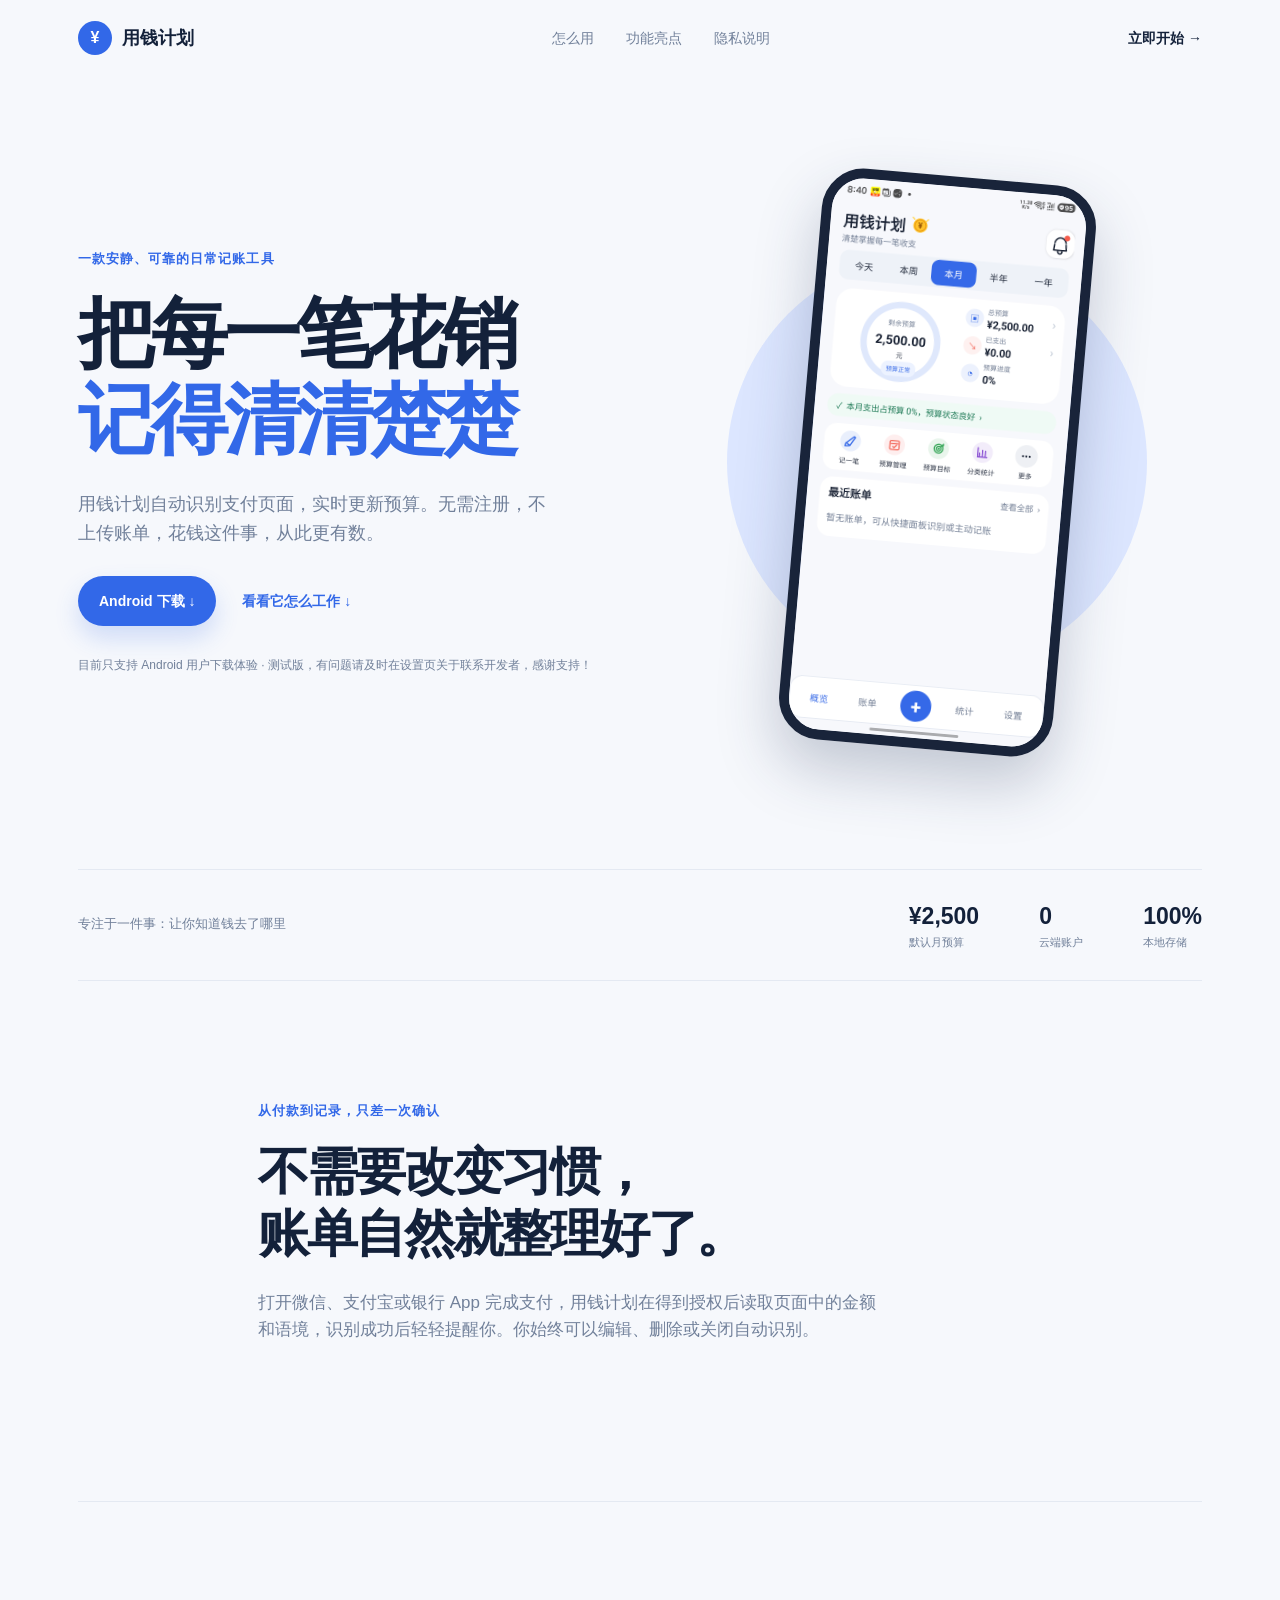
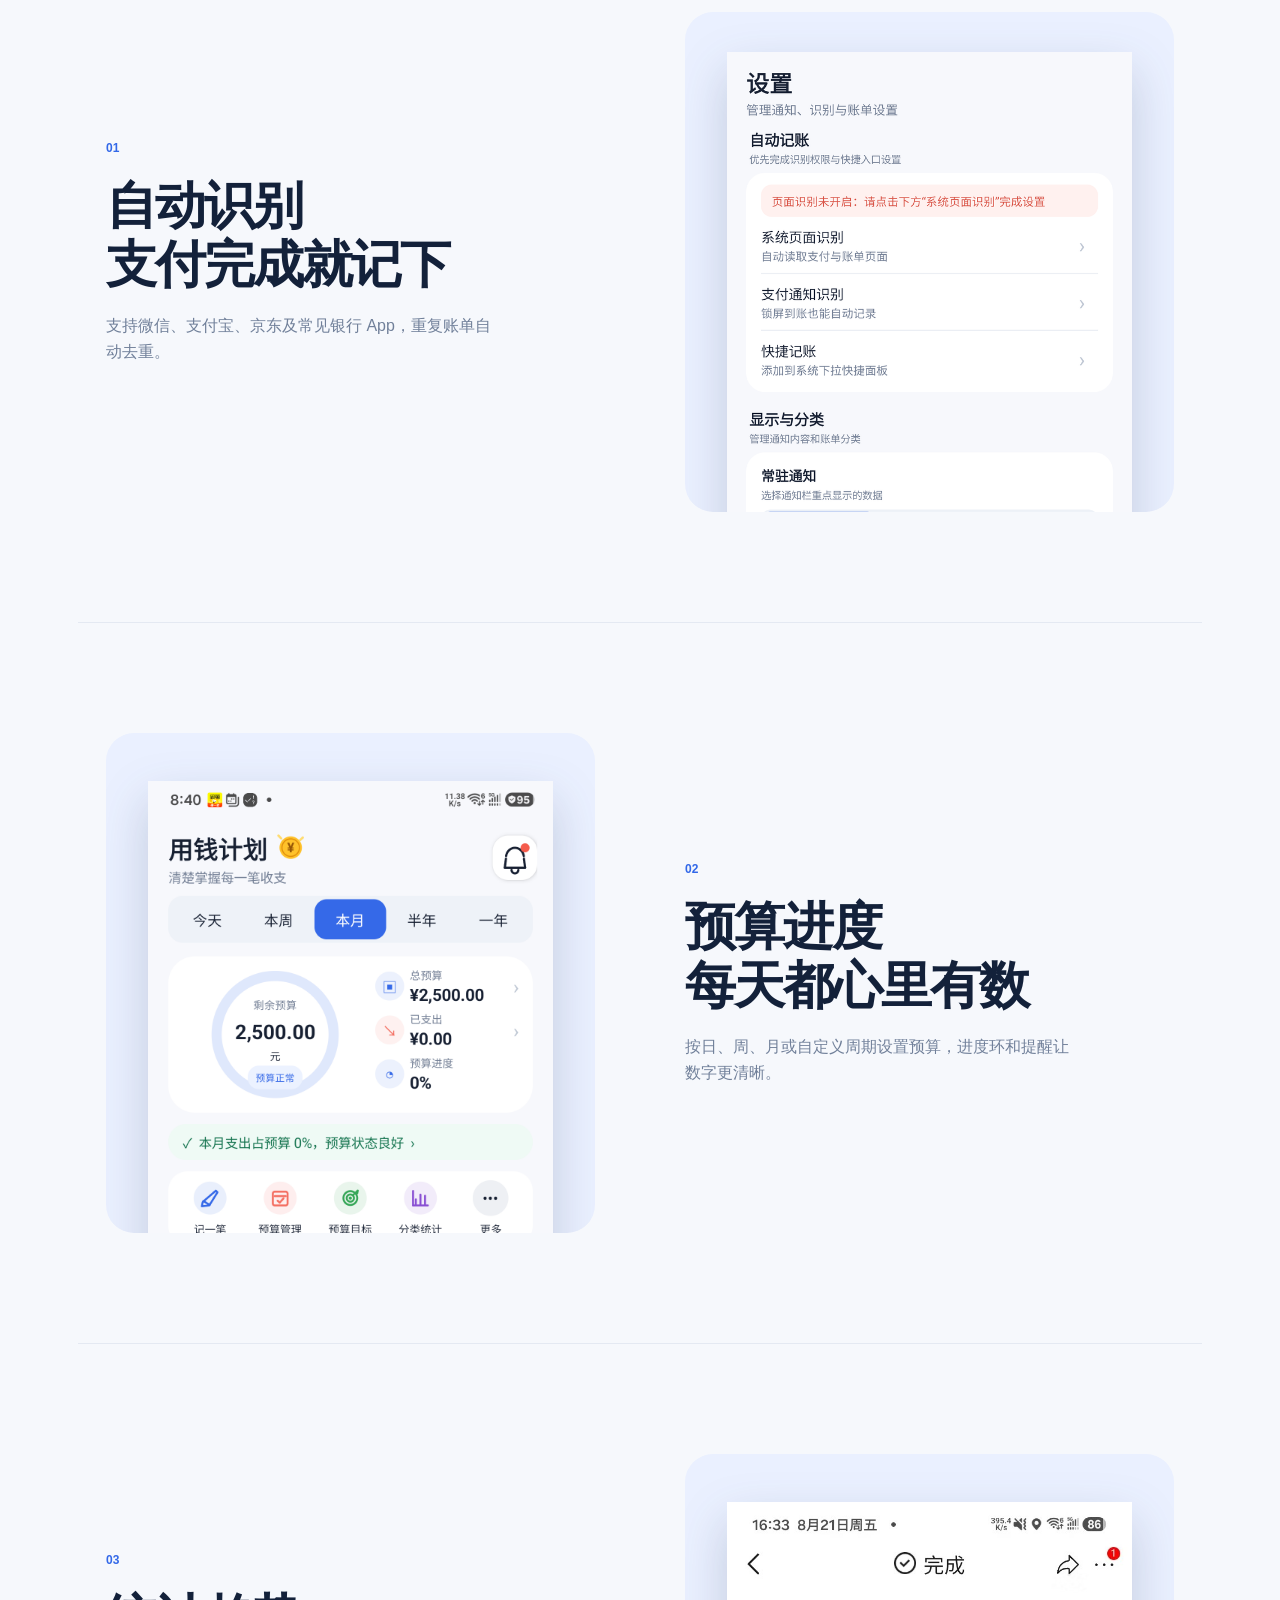
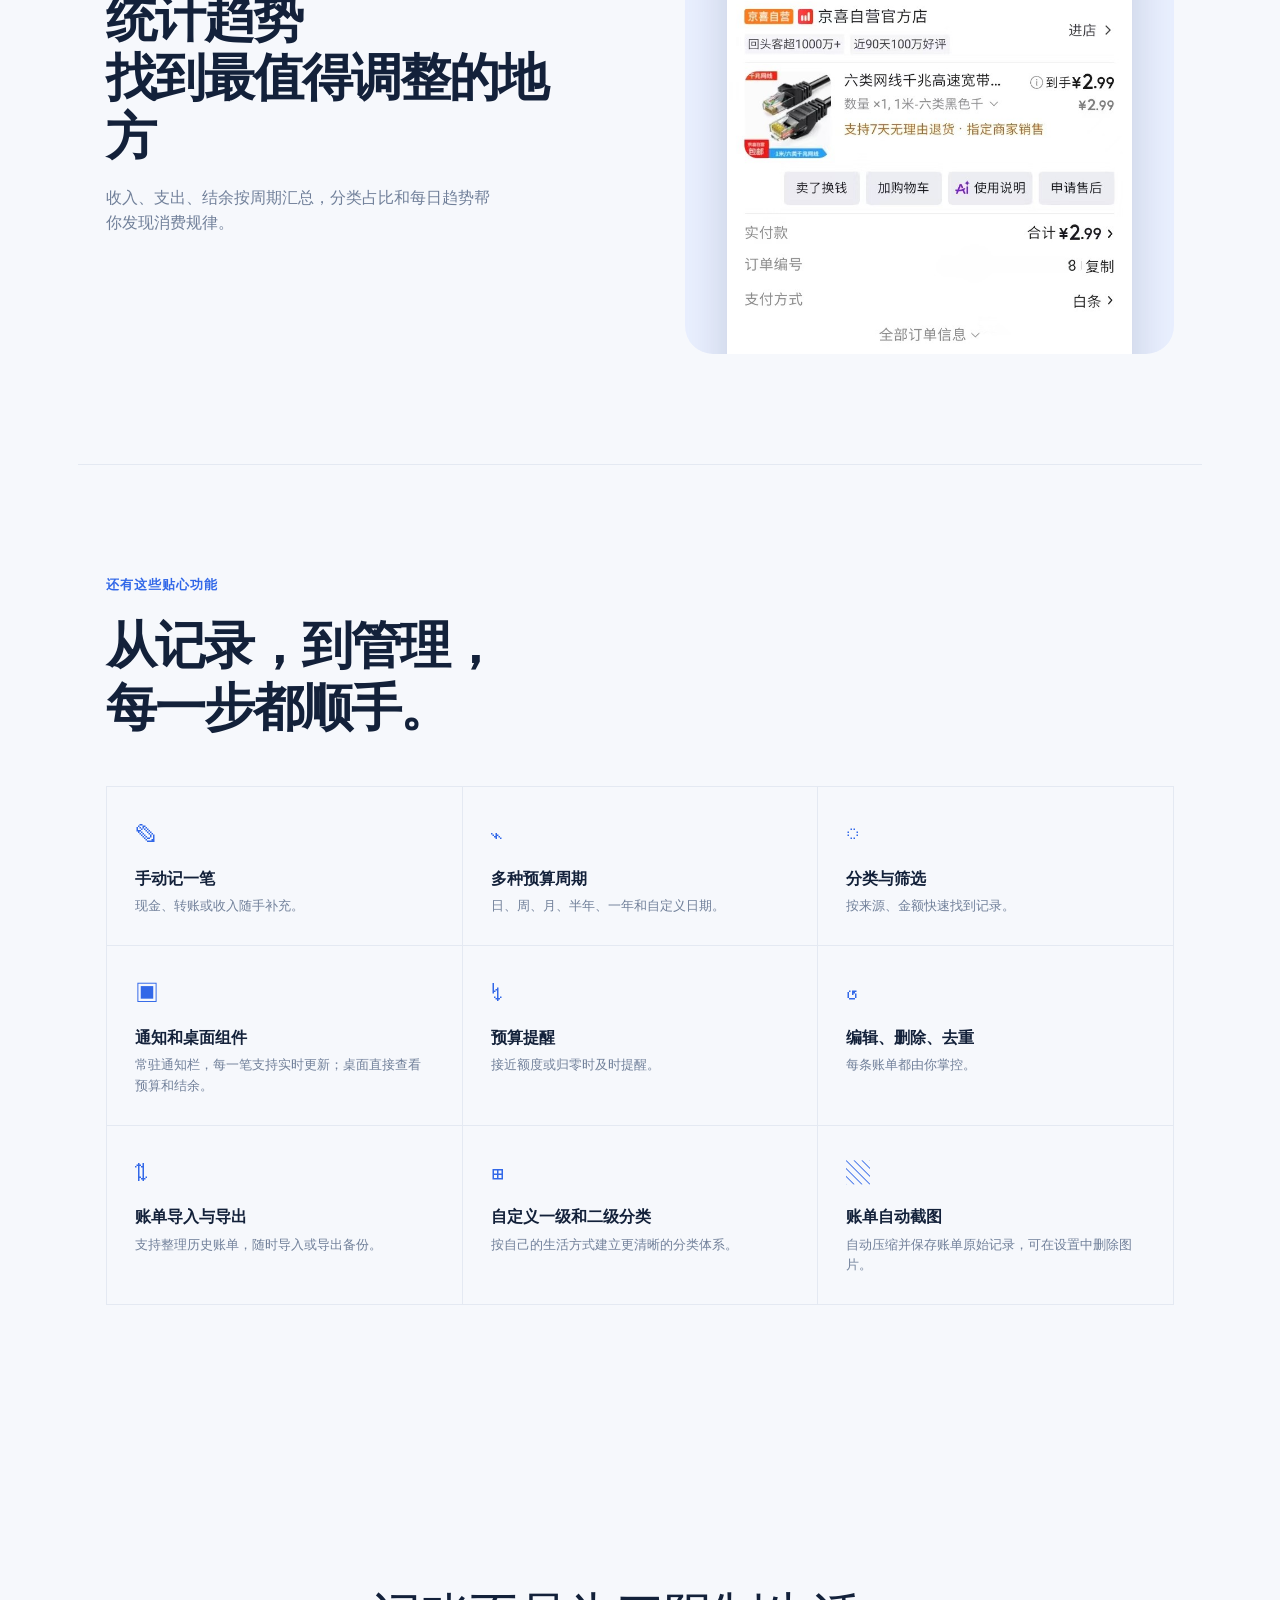
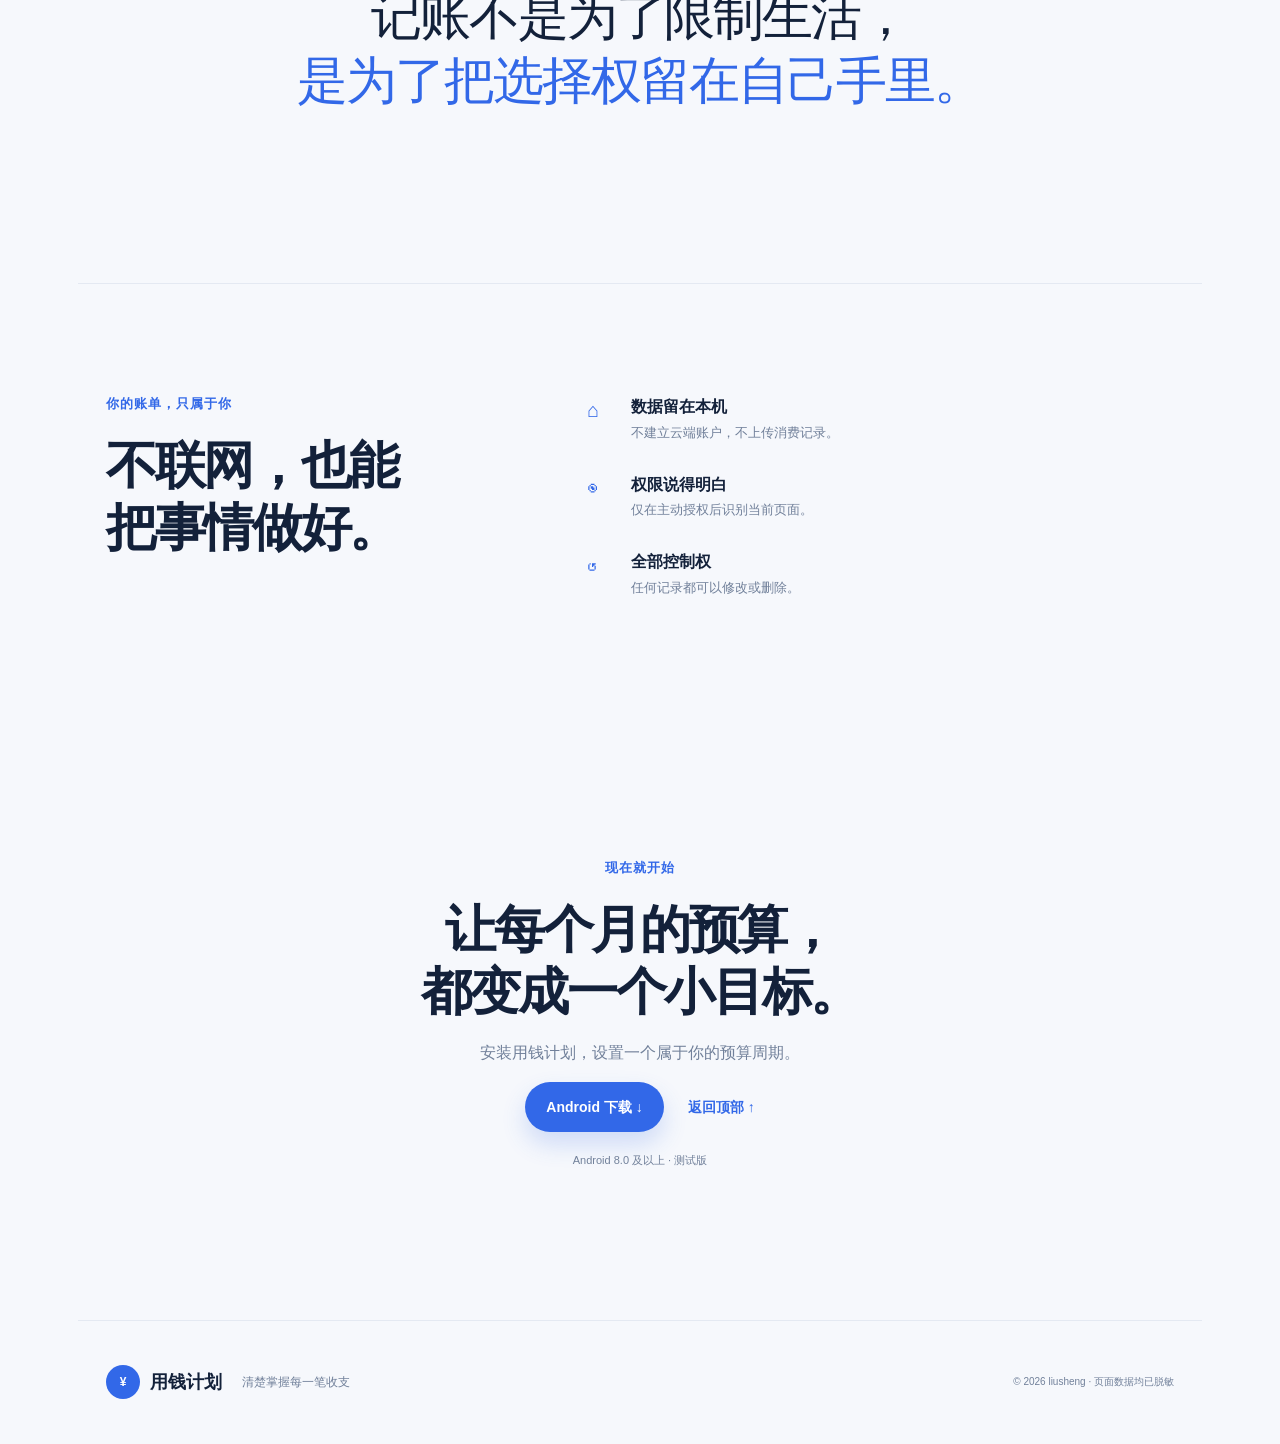
<file: index.html>
<!doctype html><html lang="zh-CN"><head><meta charset="UTF-8"><meta name="viewport" content="width=device-width,initial-scale=1"><title>用钱计划｜清楚掌握每一笔收支</title><link rel="stylesheet" href="./styles.css"></head><body><header class="site-header"><a class="logo" href="#top"><span>¥</span><b>用钱计划</b></a><nav><a href="#how">怎么用</a><a href="#features">功能亮点</a><a href="#privacy">隐私说明</a></nav><a class="header-cta" href="#start">立即开始 →</a></header><main id="top"><section class="hero reveal"><div class="hero-copy"><p class="kicker">一款安静、可靠的日常记账工具</p><h1>把每一笔花销<br><em>记得清清楚楚</em></h1><p class="hero-text">用钱计划自动识别支付页面，实时更新预算。无需注册，不上传账单，花钱这件事，从此更有数。</p><div class="hero-actions"><a class="button primary" href="https://wodeshijie1234.github.io/yongqian-site/downloads/v1.4.10/app-arm64-v8a-debug.apk">Android 下载 ↓</a><a class="text-link" href="#how">看看它怎么工作 ↓</a></div><div class="hero-note">目前只支持 Android 用户下载体验 · 测试版，有问题请及时在设置页关于联系开发者，感谢支持！</div></div><div class="hero-device"><div class="device-glow"></div><div class="phone"><img src="./assets/main.png" alt="用钱计划概览页实机截图"></div></div></section><section class="trust reveal"><span>专注于一件事：让你知道钱去了哪里</span><div><b>¥2,500</b><small>默认月预算</small></div><div><b>0</b><small>云端账户</small></div><div><b>100%</b><small>本地存储</small></div></section><section id="how" class="section intro reveal"><p class="kicker">从付款到记录，只差一次确认</p><h2>不需要改变习惯，<br>账单自然就整理好了。</h2><p>打开微信、支付宝或银行 App 完成支付，用钱计划在得到授权后读取页面中的金额和语境，识别成功后轻轻提醒你。你始终可以编辑、删除或关闭自动识别。</p></section><section id="features" class="feature-stack"><article class="feature reveal"><div class="feature-copy"><span class="step">01</span><h3>自动识别<br>支付完成就记下</h3><p>支持微信、支付宝、京东及常见银行 App，重复账单自动去重。</p></div><div class="screenshot-card"><img src="./assets/recognition.png" alt="自动识别示意"></div></article><article class="feature reverse reveal"><div class="feature-copy"><span class="step">02</span><h3>预算进度<br>每天都心里有数</h3><p>按日、周、月或自定义周期设置预算，进度环和提醒让数字更清晰。</p></div><div class="screenshot-card"><img src="./assets/main.png" alt="预算概览"></div></article><article class="feature reveal"><div class="feature-copy"><span class="step">03</span><h3>统计趋势<br>找到最值得调整的地方</h3><p>收入、支出、结余按周期汇总，分类占比和每日趋势帮你发现消费规律。</p></div><div class="screenshot-card wide"><img src="./assets/stats-scene.jpg" alt="统计趋势场景脱敏截图"></div></article></section><section class="more-features reveal"><p class="kicker">还有这些贴心功能</p><h2>从记录，到管理，<br>每一步都顺手。</h2><div class="feature-grid"><div><span>✎</span><h4>手动记一笔</h4><p>现金、转账或收入随手补充。</p></div><div><span>⌁</span><h4>多种预算周期</h4><p>日、周、月、半年、一年和自定义日期。</p></div><div><span>◌</span><h4>分类与筛选</h4><p>按来源、金额快速找到记录。</p></div><div><span>▣</span><h4>桌面小组件</h4><p>桌面直接查看预算和结余。</p></div><div><span>↯</span><h4>预算提醒</h4><p>接近额度或归零时及时提醒。</p></div><div><span>↺</span><h4>编辑、删除、去重</h4><p>每条账单都由你掌控。</p></div></div></section><section class="quote reveal"><blockquote>记账不是为了限制生活，<br><em>是为了把选择权留在自己手里。</em></blockquote></section><section id="privacy" class="privacy reveal"><div><p class="kicker">你的账单，只属于你</p><h2>不联网，也能<br>把事情做好。</h2></div><div class="privacy-grid"><div><span>⌂</span><h4>数据留在本机</h4><p>不建立云端账户，不上传消费记录。</p></div><div><span>◉</span><h4>权限说得明白</h4><p>仅在主动授权后识别当前页面。</p></div><div><span>↺</span><h4>全部控制权</h4><p>任何记录都可以修改或删除。</p></div></div></section><section id="start" class="start reveal"><p class="kicker">现在就开始</p><h2>让每个月的预算，<br>都变成一个小目标。</h2><p>安装用钱计划，设置一个属于你的预算周期。</p><div class="start-actions"><a class="button primary" href="https://wodeshijie1234.github.io/yongqian-site/downloads/v1.4.10/app-arm64-v8a-debug.apk">Android 下载 ↓</a><a class="text-link" href="#top">返回顶部 ↑</a></div><small>Android 8.0 及以上 · 测试版</small></section></main><footer><div class="logo"><span>¥</span><b>用钱计划</b></div><p>清楚掌握每一笔收支</p><small>© 2026 liusheng · 页面数据均已脱敏</small></footer><script src="./app.js?v=1.4.10"></script></body></html>
</file>
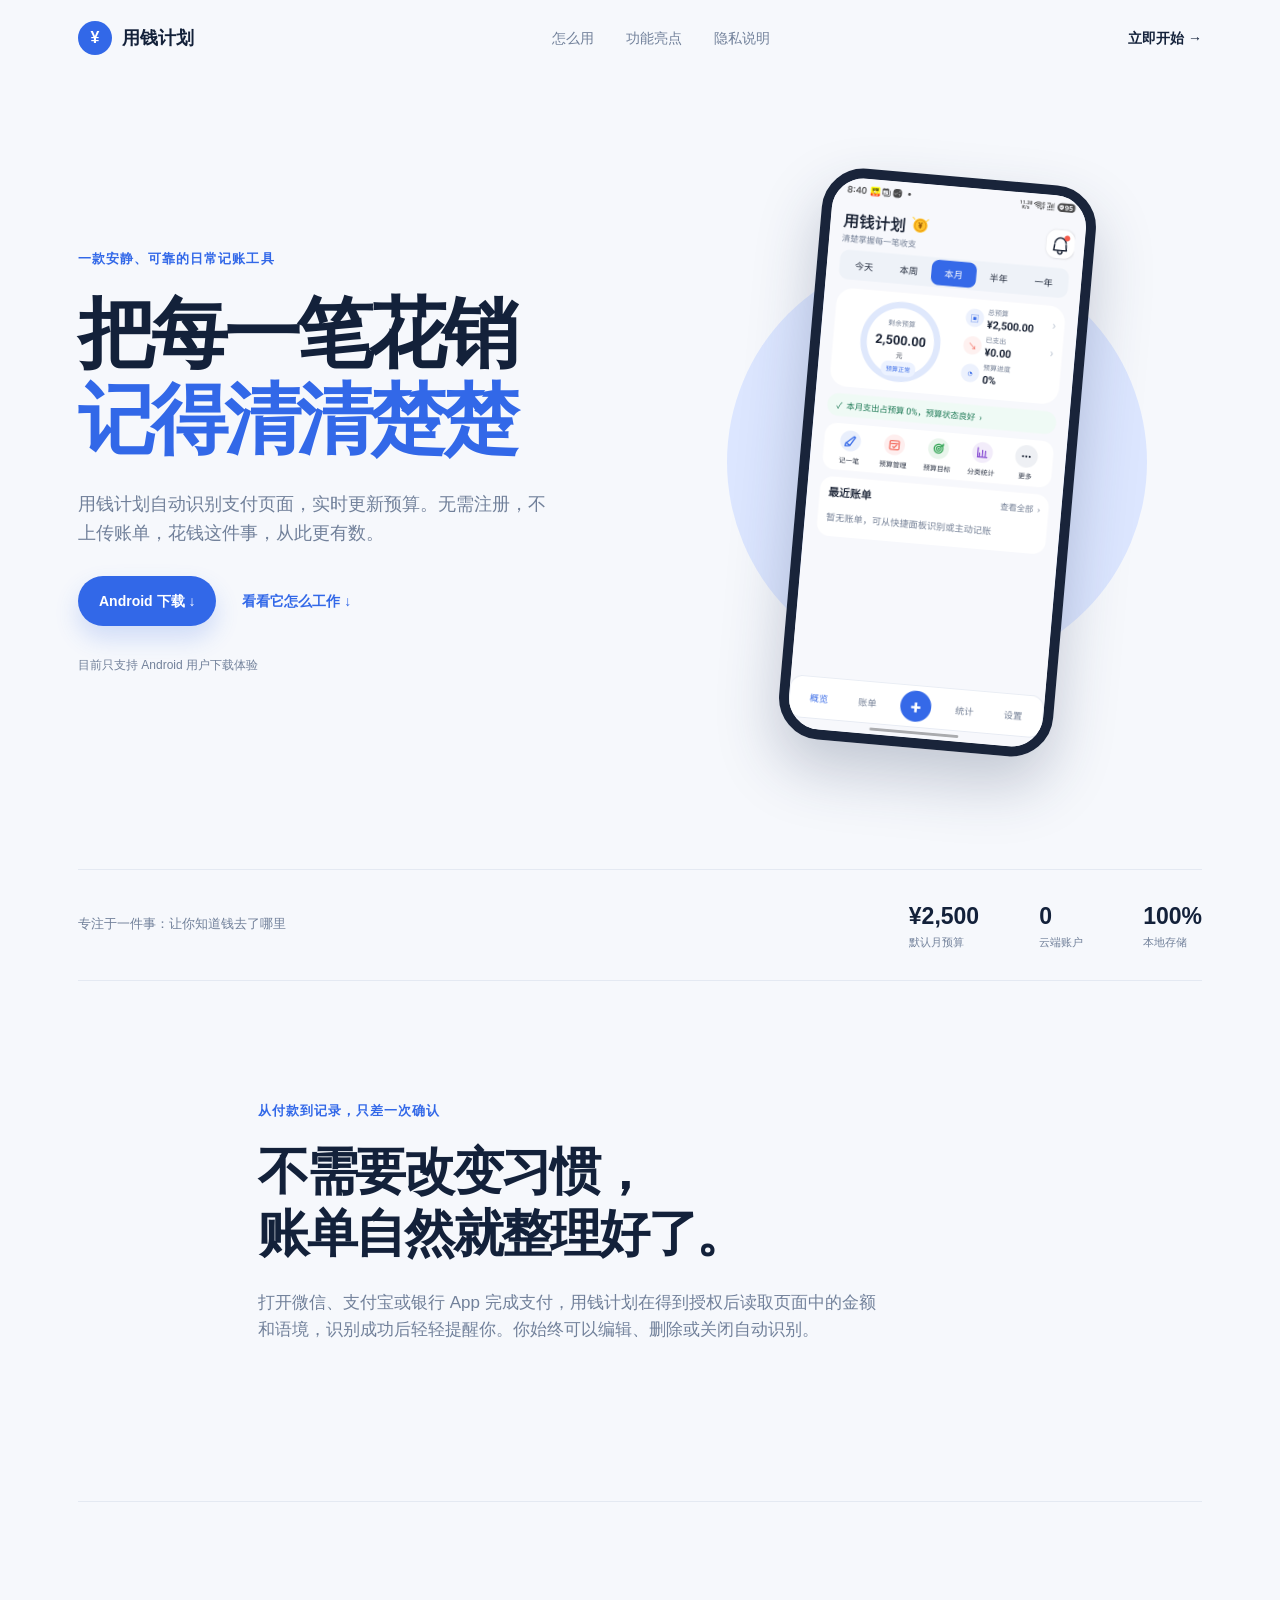
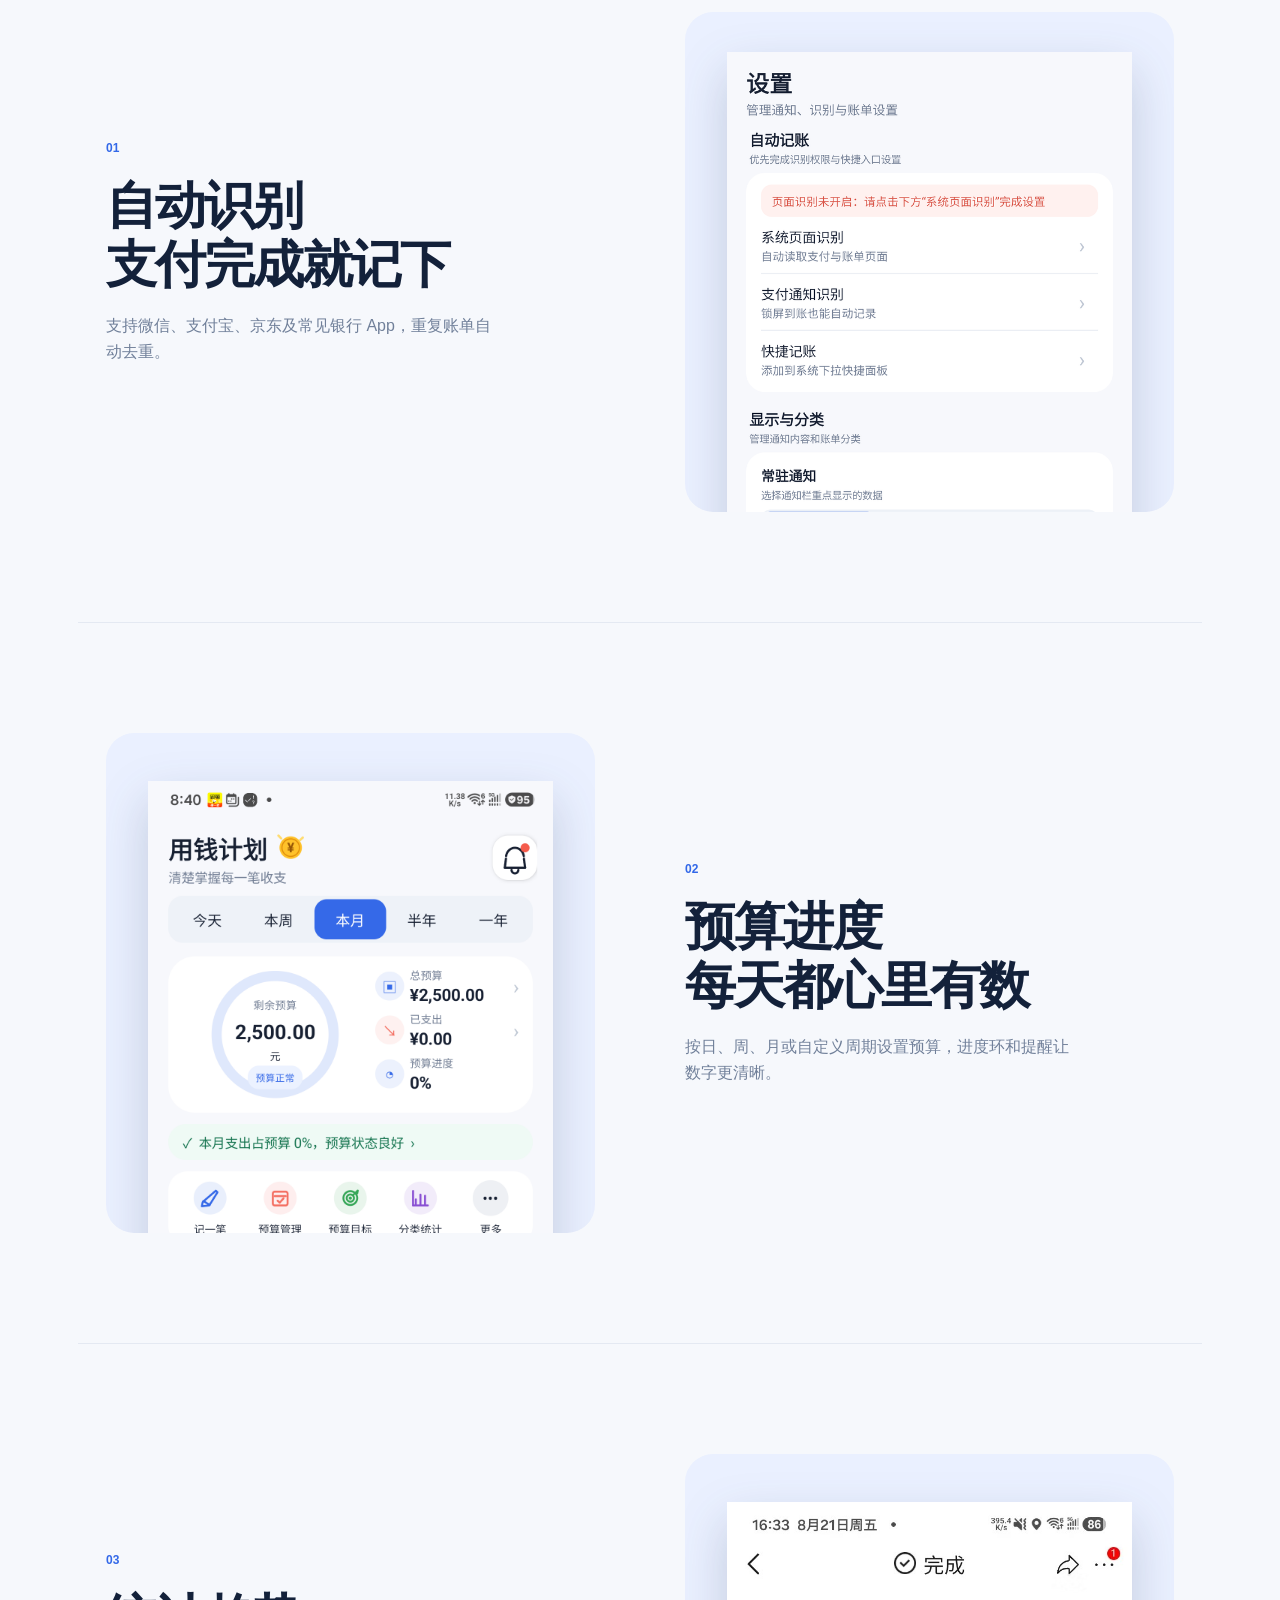
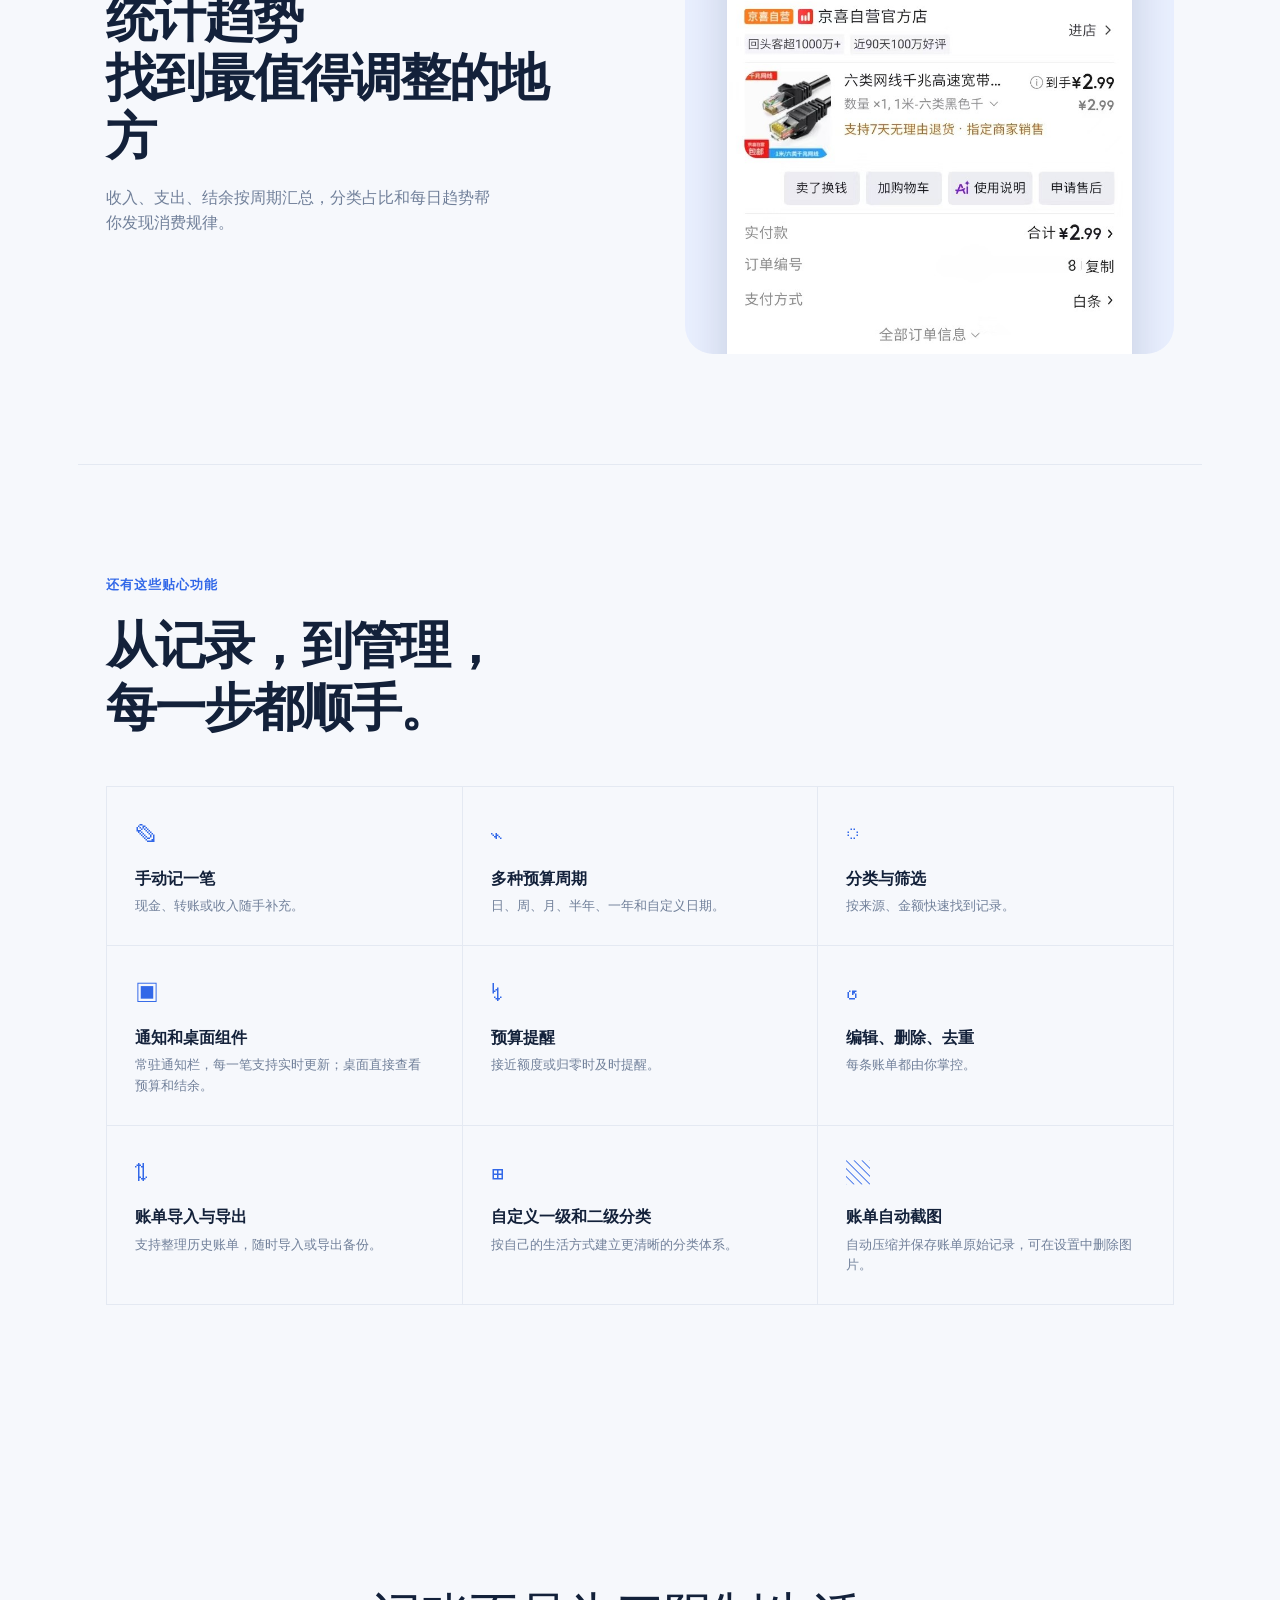
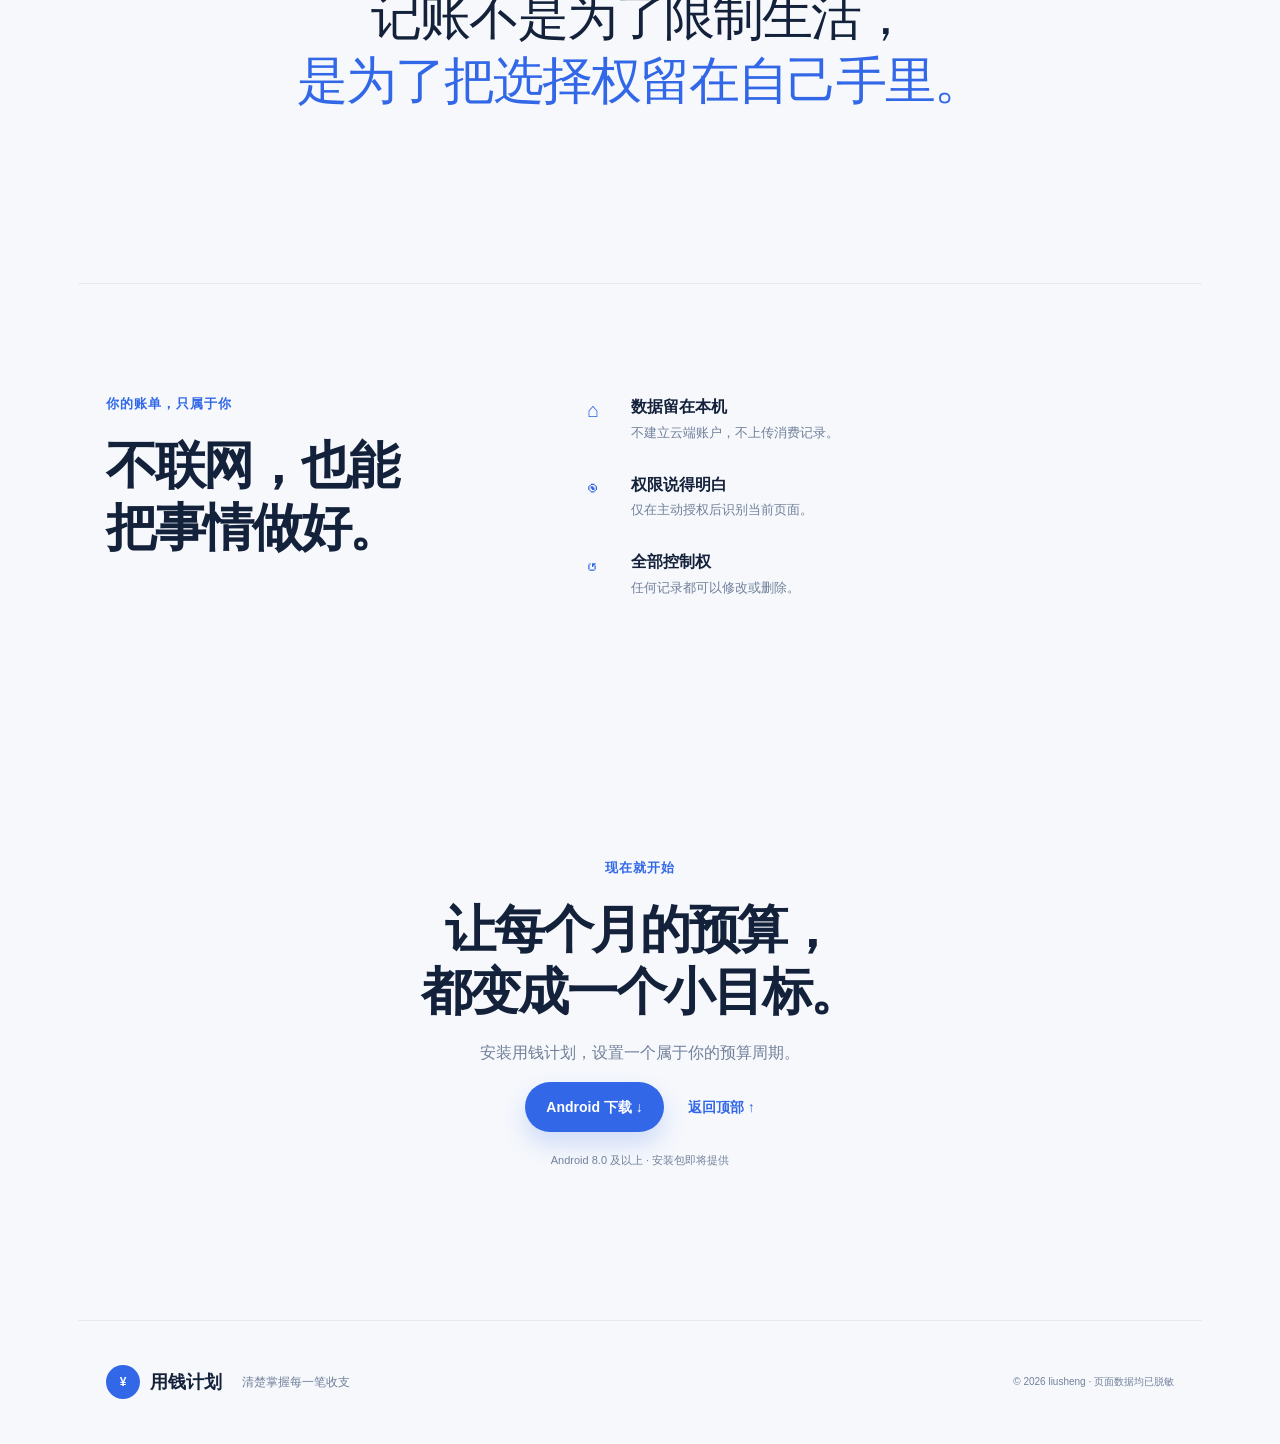
<file: public-site/index.html>
<!doctype html><html lang="zh-CN"><head><meta charset="UTF-8"><meta name="viewport" content="width=device-width,initial-scale=1"><title>用钱计划｜清楚掌握每一笔收支</title><link rel="stylesheet" href="./styles.css"></head><body><header class="site-header"><a class="logo" href="#top"><span>¥</span><b>用钱计划</b></a><nav><a href="#how">怎么用</a><a href="#features">功能亮点</a><a href="#privacy">隐私说明</a></nav><a class="header-cta" href="#start">立即开始 →</a></header><main id="top"><section class="hero reveal"><div class="hero-copy"><p class="kicker">一款安静、可靠的日常记账工具</p><h1>把每一笔花销<br><em>记得清清楚楚</em></h1><p class="hero-text">用钱计划自动识别支付页面，实时更新预算。无需注册，不上传账单，花钱这件事，从此更有数。</p><div class="hero-actions"><a class="button primary" href="#start">了解用钱计划 →</a><a class="text-link" href="#how">看看它怎么工作 ↓</a></div><div class="hero-note">● 本地运行 · 无账号 · 无广告</div></div><div class="hero-device"><div class="device-glow"></div><div class="phone"><img src="./assets/main.png" alt="用钱计划概览页实机截图"></div></div></section><section class="trust reveal"><span>专注于一件事：让你知道钱去了哪里</span><div><b>¥2,500</b><small>默认月预算</small></div><div><b>0</b><small>云端账户</small></div><div><b>100%</b><small>本地存储</small></div></section><section id="how" class="section intro reveal"><p class="kicker">从付款到记录，只差一次确认</p><h2>不需要改变习惯，<br>账单自然就整理好了。</h2><p>打开微信、支付宝或银行 App 完成支付，用钱计划在得到授权后读取页面中的金额和语境，识别成功后轻轻提醒你。你始终可以编辑、删除或关闭自动识别。</p></section><section id="features" class="feature-stack"><article class="feature reveal"><div class="feature-copy"><span class="step">01</span><h3>自动识别<br>支付完成就记下</h3><p>支持微信、支付宝、京东及常见银行 App，重复账单自动去重。</p></div><div class="screenshot-card"><img src="./assets/recognition.png" alt="自动识别示意"></div></article><article class="feature reverse reveal"><div class="feature-copy"><span class="step">02</span><h3>预算进度<br>每天都心里有数</h3><p>按日、周、月或自定义周期设置预算，进度环和提醒让数字更清晰。</p></div><div class="screenshot-card"><img src="./assets/main.png" alt="预算概览"></div></article><article class="feature reveal"><div class="feature-copy"><span class="step">03</span><h3>统计趋势<br>找到最值得调整的地方</h3><p>收入、支出、结余按周期汇总，分类占比和每日趋势帮你发现消费规律。</p></div><div class="screenshot-card wide"><img src="./assets/stats-scene.jpg" alt="统计趋势场景脱敏截图"></div></article></section><section class="more-features reveal"><p class="kicker">还有这些贴心功能</p><h2>从记录，到管理，<br>每一步都顺手。</h2><div class="feature-grid"><div><span>✎</span><h4>手动记一笔</h4><p>现金、转账或收入随手补充。</p></div><div><span>⌁</span><h4>多种预算周期</h4><p>日、周、月、半年、一年和自定义日期。</p></div><div><span>◌</span><h4>分类与筛选</h4><p>按来源、金额快速找到记录。</p></div><div><span>▣</span><h4>桌面小组件</h4><p>桌面直接查看预算和结余。</p></div><div><span>↯</span><h4>预算提醒</h4><p>接近额度或归零时及时提醒。</p></div><div><span>↺</span><h4>编辑、删除、去重</h4><p>每条账单都由你掌控。</p></div></div></section><section class="quote reveal"><blockquote>记账不是为了限制生活，<br><em>是为了把选择权留在自己手里。</em></blockquote></section><section id="privacy" class="privacy reveal"><div><p class="kicker">你的账单，只属于你</p><h2>不联网，也能<br>把事情做好。</h2></div><div class="privacy-grid"><div><span>⌂</span><h4>数据留在本机</h4><p>不建立云端账户，不上传消费记录。</p></div><div><span>◉</span><h4>权限说得明白</h4><p>仅在主动授权后识别当前页面。</p></div><div><span>↺</span><h4>全部控制权</h4><p>任何记录都可以修改或删除。</p></div></div></section><section id="start" class="start reveal"><p class="kicker">现在就开始</p><h2>让每个月的预算，<br>都变成一个小目标。</h2><p>安装用钱计划，设置一个属于你的预算周期。</p><div class="start-actions"><a class="button primary" href="./downloads/yongqian-plan.apk" download>Android 下载 ↓</a><a class="text-link" href="#top">返回顶部 ↑</a></div><small>Android 8.0 及以上 · 安装包即将提供</small></section></main><footer><div class="logo"><span>¥</span><b>用钱计划</b></div><p>清楚掌握每一笔收支</p><small>© 2026 liusheng · 页面数据均已脱敏</small></footer><script src="./app.js"></script></body></html>
</file>
<file: styles.css>
:root{--ink:#13213a;--muted:#71809a;--blue:#3268e8;--line:#e4e9f2;--bg:#f6f8fc;--font:Inter,"SF Pro Display","PingFang SC","Microsoft YaHei",sans-serif}*{box-sizing:border-box}html{scroll-behavior:smooth}body{margin:0;background:var(--bg);color:var(--ink);font-family:var(--font);line-height:1.6}a{color:inherit;text-decoration:none}.site-header{height:76px;display:flex;align-items:center;justify-content:space-between;max-width:1180px;margin:auto;padding:0 28px}.logo{display:flex;align-items:center;gap:10px}.logo span{display:grid;place-items:center;width:34px;height:34px;border-radius:50%;background:var(--blue);color:#fff;font-weight:800}.logo b{font-size:18px}.site-header nav{display:flex;gap:32px;color:var(--muted);font-size:14px}.header-cta{font-size:14px;font-weight:700}.header-cta i{font-style:normal;color:var(--blue);margin-left:7px}.hero{max-width:1180px;margin:auto;padding:100px 28px 120px;display:grid;grid-template-columns:1fr 1fr;align-items:center;gap:65px}.kicker{color:var(--blue);font-size:13px;font-weight:800;letter-spacing:.08em;margin:0 0 20px}.hero h1{font-size:clamp(48px,6vw,80px);line-height:1.12;letter-spacing:-.055em;margin:0}.hero h1 em,.quote em{font-style:normal;color:var(--blue)}.hero-text{color:var(--muted);font-size:18px;max-width:470px;margin:28px 0}.hero-actions{display:flex;align-items:center;gap:26px}.button{display:inline-flex;align-items:center;gap:20px;border-radius:999px;padding:14px 21px;font-weight:700;font-size:14px}.button.primary{background:var(--blue);color:#fff;box-shadow:0 12px 24px #3268e833}.text-link{font-size:14px;font-weight:700;color:var(--blue)}.text-link span{margin-left:8px}.hero-note{margin-top:30px;color:var(--muted);font-size:12px}.dot{display:inline-block;width:7px;height:7px;border-radius:50%;background:#42b883;margin-right:8px}.hero-device{position:relative;min-height:550px;display:grid;place-items:center}.device-glow{position:absolute;width:420px;height:420px;border-radius:50%;background:#dce6ff}.phone{position:relative;width:275px;border:10px solid #19243a;border-radius:42px;overflow:hidden;box-shadow:0 28px 60px #27385a40;transform:rotate(5deg)}.phone img{display:block;width:100%}.float-card{position:absolute;background:#fff;border:1px solid var(--line);border-radius:16px;padding:14px 16px;box-shadow:0 15px 35px #253b6320;display:flex;flex-direction:column}.float-top{top:70px;right:20px}.float-card small,.float-card span{color:var(--muted);font-size:11px}.float-top strong{font-size:20px}.float-bottom{bottom:70px;left:8px;flex-direction:row;align-items:center;gap:10px}.float-bottom b{display:block;font-size:13px}.check{display:grid;place-items:center;width:30px;height:30px;border-radius:50%;background:#e7f8ef;color:#2aa66b;font-size:18px}.trust{max-width:1124px;margin:0 auto 120px;padding:28px 0;border-top:1px solid var(--line);border-bottom:1px solid var(--line);display:flex;align-items:center;gap:60px;color:var(--muted);font-size:13px}.trust>span{flex:1}.trust div{display:flex;flex-direction:column}.trust b{color:var(--ink);font-size:23px}.section{max-width:820px;margin:auto}.intro{padding:0 28px 140px}.intro h2,.privacy h2,.start h2{font-size:clamp(34px,4vw,56px);line-height:1.2;letter-spacing:-.045em;margin:0 0 25px}.intro>p:last-child{max-width:620px;color:var(--muted);font-size:17px}.feature-stack{max-width:1124px;margin:auto}.feature{display:grid;grid-template-columns:1fr 1fr;align-items:center;gap:90px;padding:110px 28px;border-top:1px solid var(--line)}.feature.reverse .feature-copy{order:2}.feature.reverse .screenshot-card{order:1}.step{font-size:12px;color:var(--blue);font-weight:800}.feature h3{font-size:clamp(32px,4vw,52px);line-height:1.15;letter-spacing:-.04em;margin:18px 0}.feature p{color:var(--muted);max-width:390px;margin-bottom:25px}.screenshot-card{height:500px;display:grid;place-items:center;background:#eaf0ff;border-radius:28px;overflow:hidden}.screenshot-card img{height:90%;max-width:92%;object-fit:contain;filter:drop-shadow(0 20px 24px #27385a35)}.quote{text-align:center;padding:170px 28px}.quote-mark{font-size:80px;color:#cdd9f5;line-height:1}.quote blockquote{font-size:clamp(30px,4vw,52px);line-height:1.25;letter-spacing:-.04em;margin:0}.quote p{color:var(--muted);font-size:13px}.privacy{max-width:1124px;margin:auto;padding:110px 28px;display:grid;grid-template-columns:.8fr 1.2fr;gap:90px;border-top:1px solid var(--line)}.privacy-grid{display:grid;gap:28px}.privacy-grid div{display:grid;grid-template-columns:32px 1fr;column-gap:12px}.privacy-grid span{grid-row:span 2;color:var(--blue);font-size:20px}.privacy-grid h4{margin:0;font-size:16px}.privacy-grid p{margin:3px 0 0;color:var(--muted);font-size:13px}.start{text-align:center;padding:150px 28px}.start h2{margin-bottom:18px}.start>p:not(.kicker){color:var(--muted)}.start small{display:block;color:var(--muted);font-size:11px;margin-top:20px}footer{padding:40px 28px;max-width:1124px;margin:auto;border-top:1px solid var(--line);display:flex;align-items:center;gap:20px;color:var(--muted);font-size:12px}footer .logo{color:var(--ink)}footer small{margin-left:auto}.reveal{opacity:0;transform:translateY(26px);transition:opacity .7s ease,transform .7s ease}.reveal.visible{opacity:1;transform:none}@media(max-width:760px){.site-header{padding:0 18px}.site-header nav{display:none}.hero{padding:65px 22px 80px;display:block}.hero h1{font-size:52px}.hero-text{font-size:16px}.hero-device{min-height:470px;margin-top:40px}.phone{width:225px}.device-glow{width:330px;height:330px}.float-top{right:0;top:30px}.float-bottom{left:0;bottom:25px}.trust{margin:0 22px 90px;gap:18px;flex-wrap:wrap}.trust>span{width:100%;flex:auto}.intro{padding-bottom:90px}.feature{display:flex;flex-direction:column;gap:38px;padding:75px 22px}.feature.reverse .feature-copy,.feature.reverse .screenshot-card{order:initial}.feature-copy{width:100%}.screenshot-card{height:420px;width:100%}.quote{padding:100px 22px}.privacy{display:block;padding:85px 22px}.privacy-grid{margin-top:45px}.start{padding:100px 22px}footer{display:block;padding:32px 22px}footer p{margin:10px 0}footer small{display:block;margin:18px 0 0}}
 .more-features{max-width:1124px;margin:auto;padding:110px 28px;border-top:1px solid var(--line)}.more-features h2{font-size:clamp(34px,4vw,56px);line-height:1.2;letter-spacing:-.04em;margin:0 0 48px}.feature-grid{display:grid;grid-template-columns:repeat(3,1fr);gap:1px;background:var(--line);border:1px solid var(--line)}.feature-grid>div{background:var(--bg);padding:28px}.feature-grid span{color:var(--blue);font-size:24px}.feature-grid h4{margin:12px 0 5px;font-size:16px}.feature-grid p{color:var(--muted);font-size:13px;margin:0}.start-actions{display:flex;justify-content:center;align-items:center;gap:24px}@media(max-width:760px){.feature-grid{grid-template-columns:1fr 1fr}.start-actions{flex-direction:column;gap:16px}}
</file>
<file: public-site/styles.css>
:root{--ink:#13213a;--muted:#71809a;--blue:#3268e8;--line:#e4e9f2;--bg:#f6f8fc;--font:Inter,"SF Pro Display","PingFang SC","Microsoft YaHei",sans-serif}*{box-sizing:border-box}html{scroll-behavior:smooth}body{margin:0;background:var(--bg);color:var(--ink);font-family:var(--font);line-height:1.6}a{color:inherit;text-decoration:none}.site-header{height:76px;display:flex;align-items:center;justify-content:space-between;max-width:1180px;margin:auto;padding:0 28px}.logo{display:flex;align-items:center;gap:10px}.logo span{display:grid;place-items:center;width:34px;height:34px;border-radius:50%;background:var(--blue);color:#fff;font-weight:800}.logo b{font-size:18px}.site-header nav{display:flex;gap:32px;color:var(--muted);font-size:14px}.header-cta{font-size:14px;font-weight:700}.header-cta i{font-style:normal;color:var(--blue);margin-left:7px}.hero{max-width:1180px;margin:auto;padding:100px 28px 120px;display:grid;grid-template-columns:1fr 1fr;align-items:center;gap:65px}.kicker{color:var(--blue);font-size:13px;font-weight:800;letter-spacing:.08em;margin:0 0 20px}.hero h1{font-size:clamp(48px,6vw,80px);line-height:1.12;letter-spacing:-.055em;margin:0}.hero h1 em,.quote em{font-style:normal;color:var(--blue)}.hero-text{color:var(--muted);font-size:18px;max-width:470px;margin:28px 0}.hero-actions{display:flex;align-items:center;gap:26px}.button{display:inline-flex;align-items:center;gap:20px;border-radius:999px;padding:14px 21px;font-weight:700;font-size:14px}.button.primary{background:var(--blue);color:#fff;box-shadow:0 12px 24px #3268e833}.text-link{font-size:14px;font-weight:700;color:var(--blue)}.text-link span{margin-left:8px}.hero-note{margin-top:30px;color:var(--muted);font-size:12px}.dot{display:inline-block;width:7px;height:7px;border-radius:50%;background:#42b883;margin-right:8px}.hero-device{position:relative;min-height:550px;display:grid;place-items:center}.device-glow{position:absolute;width:420px;height:420px;border-radius:50%;background:#dce6ff}.phone{position:relative;width:275px;border:10px solid #19243a;border-radius:42px;overflow:hidden;box-shadow:0 28px 60px #27385a40;transform:rotate(5deg)}.phone img{display:block;width:100%}.float-card{position:absolute;background:#fff;border:1px solid var(--line);border-radius:16px;padding:14px 16px;box-shadow:0 15px 35px #253b6320;display:flex;flex-direction:column}.float-top{top:70px;right:20px}.float-card small,.float-card span{color:var(--muted);font-size:11px}.float-top strong{font-size:20px}.float-bottom{bottom:70px;left:8px;flex-direction:row;align-items:center;gap:10px}.float-bottom b{display:block;font-size:13px}.check{display:grid;place-items:center;width:30px;height:30px;border-radius:50%;background:#e7f8ef;color:#2aa66b;font-size:18px}.trust{max-width:1124px;margin:0 auto 120px;padding:28px 0;border-top:1px solid var(--line);border-bottom:1px solid var(--line);display:flex;align-items:center;gap:60px;color:var(--muted);font-size:13px}.trust>span{flex:1}.trust div{display:flex;flex-direction:column}.trust b{color:var(--ink);font-size:23px}.section{max-width:820px;margin:auto}.intro{padding:0 28px 140px}.intro h2,.privacy h2,.start h2{font-size:clamp(34px,4vw,56px);line-height:1.2;letter-spacing:-.045em;margin:0 0 25px}.intro>p:last-child{max-width:620px;color:var(--muted);font-size:17px}.feature-stack{max-width:1124px;margin:auto}.feature{display:grid;grid-template-columns:1fr 1fr;align-items:center;gap:90px;padding:110px 28px;border-top:1px solid var(--line)}.feature.reverse .feature-copy{order:2}.feature.reverse .screenshot-card{order:1}.step{font-size:12px;color:var(--blue);font-weight:800}.feature h3{font-size:clamp(32px,4vw,52px);line-height:1.15;letter-spacing:-.04em;margin:18px 0}.feature p{color:var(--muted);max-width:390px;margin-bottom:25px}.screenshot-card{height:500px;display:grid;place-items:center;background:#eaf0ff;border-radius:28px;overflow:hidden}.screenshot-card img{height:90%;max-width:92%;object-fit:contain;filter:drop-shadow(0 20px 24px #27385a35)}.quote{text-align:center;padding:170px 28px}.quote-mark{font-size:80px;color:#cdd9f5;line-height:1}.quote blockquote{font-size:clamp(30px,4vw,52px);line-height:1.25;letter-spacing:-.04em;margin:0}.quote p{color:var(--muted);font-size:13px}.privacy{max-width:1124px;margin:auto;padding:110px 28px;display:grid;grid-template-columns:.8fr 1.2fr;gap:90px;border-top:1px solid var(--line)}.privacy-grid{display:grid;gap:28px}.privacy-grid div{display:grid;grid-template-columns:32px 1fr;column-gap:12px}.privacy-grid span{grid-row:span 2;color:var(--blue);font-size:20px}.privacy-grid h4{margin:0;font-size:16px}.privacy-grid p{margin:3px 0 0;color:var(--muted);font-size:13px}.start{text-align:center;padding:150px 28px}.start h2{margin-bottom:18px}.start>p:not(.kicker){color:var(--muted)}.start small{display:block;color:var(--muted);font-size:11px;margin-top:20px}footer{padding:40px 28px;max-width:1124px;margin:auto;border-top:1px solid var(--line);display:flex;align-items:center;gap:20px;color:var(--muted);font-size:12px}footer .logo{color:var(--ink)}footer small{margin-left:auto}.reveal{opacity:0;transform:translateY(26px);transition:opacity .7s ease,transform .7s ease}.reveal.visible{opacity:1;transform:none}@media(max-width:760px){.site-header{padding:0 18px}.site-header nav{display:none}.hero{padding:65px 22px 80px;display:block}.hero h1{font-size:52px}.hero-text{font-size:16px}.hero-device{min-height:470px;margin-top:40px}.phone{width:225px}.device-glow{width:330px;height:330px}.float-top{right:0;top:30px}.float-bottom{left:0;bottom:25px}.trust{margin:0 22px 90px;gap:18px;flex-wrap:wrap}.trust>span{width:100%;flex:auto}.intro{padding-bottom:90px}.feature{display:flex;flex-direction:column;gap:38px;padding:75px 22px}.feature.reverse .feature-copy,.feature.reverse .screenshot-card{order:initial}.feature-copy{width:100%}.screenshot-card{height:420px;width:100%}.quote{padding:100px 22px}.privacy{display:block;padding:85px 22px}.privacy-grid{margin-top:45px}.start{padding:100px 22px}footer{display:block;padding:32px 22px}footer p{margin:10px 0}footer small{display:block;margin:18px 0 0}}
 .more-features{max-width:1124px;margin:auto;padding:110px 28px;border-top:1px solid var(--line)}.more-features h2{font-size:clamp(34px,4vw,56px);line-height:1.2;letter-spacing:-.04em;margin:0 0 48px}.feature-grid{display:grid;grid-template-columns:repeat(3,1fr);gap:1px;background:var(--line);border:1px solid var(--line)}.feature-grid>div{background:var(--bg);padding:28px}.feature-grid span{color:var(--blue);font-size:24px}.feature-grid h4{margin:12px 0 5px;font-size:16px}.feature-grid p{color:var(--muted);font-size:13px;margin:0}.start-actions{display:flex;justify-content:center;align-items:center;gap:24px}@media(max-width:760px){.feature-grid{grid-template-columns:1fr 1fr}.start-actions{flex-direction:column;gap:16px}}
</file>
